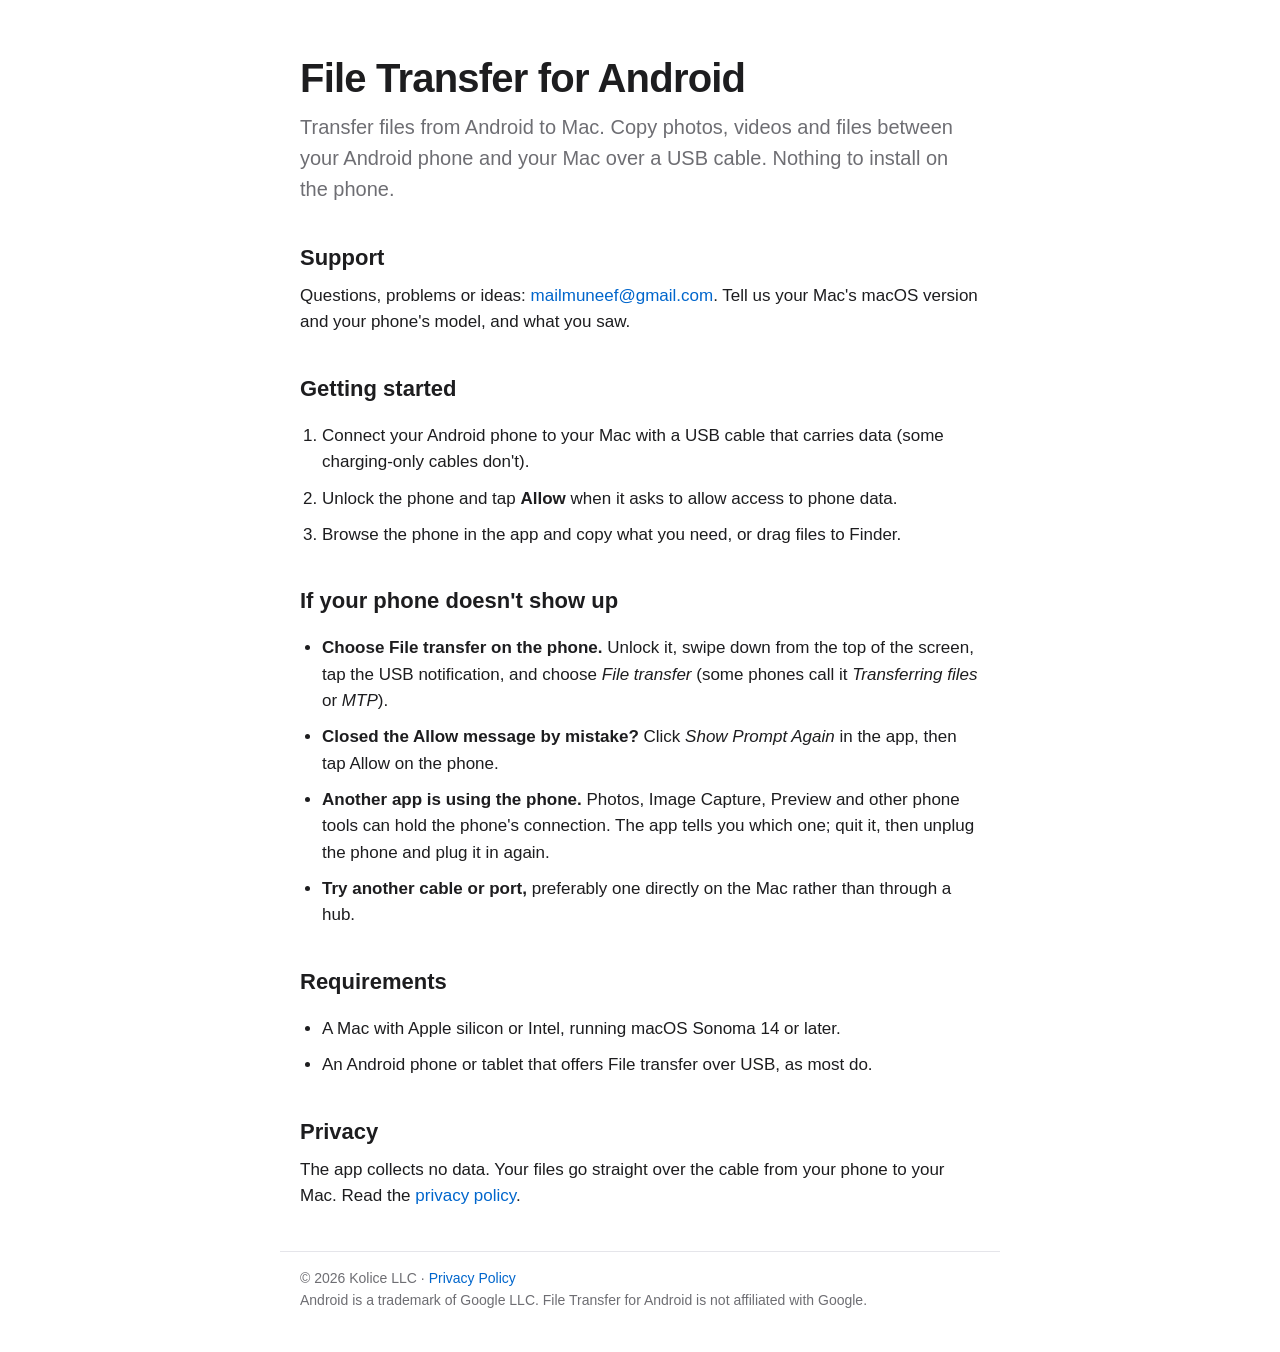
<file: index.html>
<!doctype html>
<html lang="en">
<head>
<meta charset="utf-8">
<meta name="viewport" content="width=device-width, initial-scale=1">
<title>File Transfer for Android – Transfer files from Android to Mac</title>
<meta name="description" content="Copy photos, videos and files between your Android phone and your Mac over USB. Plug in, tap Allow and browse. Nothing to install on the phone. Help and support.">
<link rel="stylesheet" href="style.css">
</head>
<body>
<main>
  <h1>File Transfer for Android</h1>
  <p class="lead">Transfer files from Android to Mac. Copy photos, videos and files between your Android phone and your Mac over a USB cable. Nothing to install on the phone.</p>

  <h2 id="support">Support</h2>
  <p>Questions, problems or ideas: <a href="mailto:mailmuneef@gmail.com?subject=File%20Transfer%20for%20Android">mailmuneef@gmail.com</a>. Tell us your Mac's macOS version and your phone's model, and what you saw.</p>

  <h2>Getting started</h2>
  <ol>
    <li>Connect your Android phone to your Mac with a USB cable that carries data (some charging-only cables don't).</li>
    <li>Unlock the phone and tap <strong>Allow</strong> when it asks to allow access to phone data.</li>
    <li>Browse the phone in the app and copy what you need, or drag files to Finder.</li>
  </ol>

  <h2>If your phone doesn't show up</h2>
  <ul>
    <li><strong>Choose File transfer on the phone.</strong> Unlock it, swipe down from the top of the screen, tap the USB notification, and choose <em>File transfer</em> (some phones call it <em>Transferring files</em> or <em>MTP</em>).</li>
    <li><strong>Closed the Allow message by mistake?</strong> Click <em>Show Prompt Again</em> in the app, then tap Allow on the phone.</li>
    <li><strong>Another app is using the phone.</strong> Photos, Image Capture, Preview and other phone tools can hold the phone's connection. The app tells you which one; quit it, then unplug the phone and plug it in again.</li>
    <li><strong>Try another cable or port,</strong> preferably one directly on the Mac rather than through a hub.</li>
  </ul>

  <h2>Requirements</h2>
  <ul>
    <li>A Mac with Apple silicon or Intel, running macOS Sonoma 14 or later.</li>
    <li>An Android phone or tablet that offers File transfer over USB, as most do.</li>
  </ul>

  <h2>Privacy</h2>
  <p>The app collects no data. Your files go straight over the cable from your phone to your Mac. Read the <a href="privacy.html">privacy policy</a>.</p>
</main>
<footer>© 2026 Kolice LLC · <a href="privacy.html">Privacy Policy</a><br>Android is a trademark of Google LLC. File Transfer for Android is not affiliated with Google.</footer>
</body>
</html>
</file>
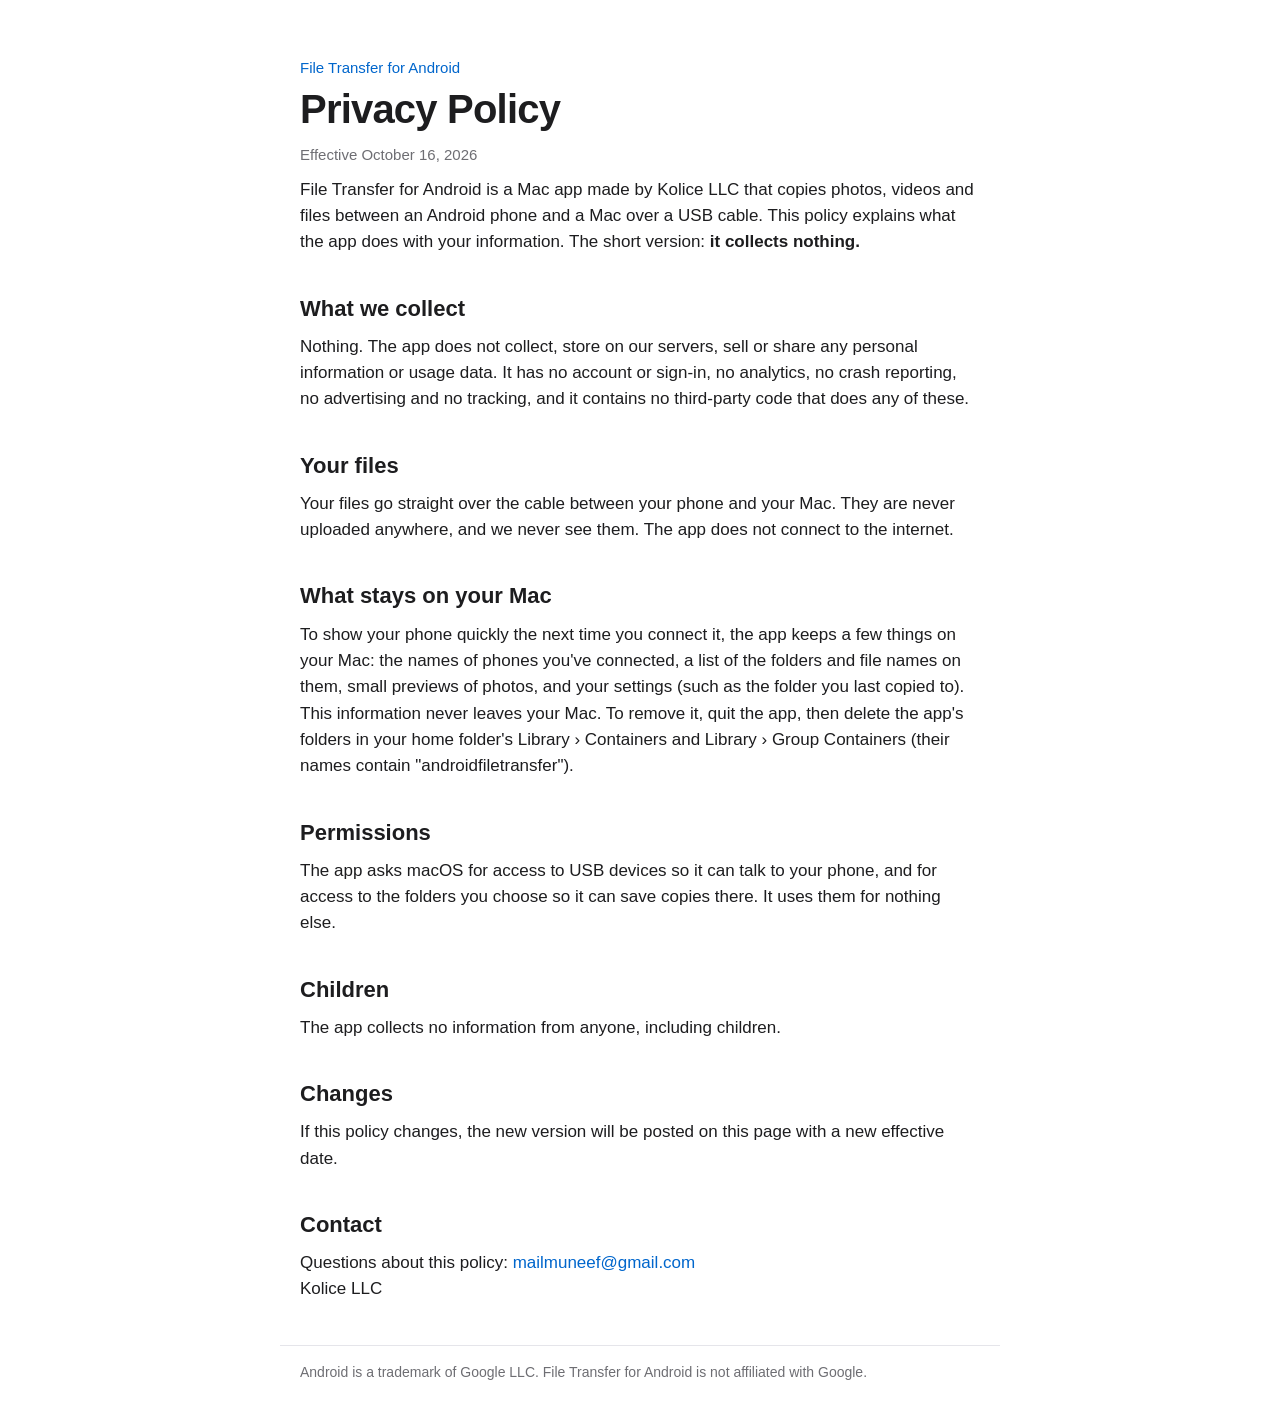
<file: privacy.html>
<!doctype html>
<html lang="en">
<head>
<meta charset="utf-8">
<meta name="viewport" content="width=device-width, initial-scale=1">
<title>Privacy Policy – File Transfer for Android</title>
<meta name="description" content="File Transfer for Android collects no data. Your files go straight over the USB cable between your Android phone and your Mac.">
<link rel="stylesheet" href="style.css">
</head>
<body>
<main>
  <p class="crumb"><a href="./">File Transfer for Android</a></p>
  <h1>Privacy Policy</h1>
  <p class="meta">Effective October 16, 2026</p>

  <p>File Transfer for Android is a Mac app made by Kolice LLC that copies photos, videos and files between an Android phone and a Mac over a USB cable. This policy explains what the app does with your information. The short version: <strong>it collects nothing.</strong></p>

  <h2>What we collect</h2>
  <p>Nothing. The app does not collect, store on our servers, sell or share any personal information or usage data. It has no account or sign-in, no analytics, no crash reporting, no advertising and no tracking, and it contains no third-party code that does any of these.</p>

  <h2>Your files</h2>
  <p>Your files go straight over the cable between your phone and your Mac. They are never uploaded anywhere, and we never see them. The app does not connect to the internet.</p>

  <h2>What stays on your Mac</h2>
  <p>To show your phone quickly the next time you connect it, the app keeps a few things on your Mac: the names of phones you've connected, a list of the folders and file names on them, small previews of photos, and your settings (such as the folder you last copied to). This information never leaves your Mac. To remove it, quit the app, then delete the app's folders in your home folder's Library › Containers and Library › Group Containers (their names contain "androidfiletransfer").</p>

  <h2>Permissions</h2>
  <p>The app asks macOS for access to USB devices so it can talk to your phone, and for access to the folders you choose so it can save copies there. It uses them for nothing else.</p>

  <h2>Children</h2>
  <p>The app collects no information from anyone, including children.</p>

  <h2>Changes</h2>
  <p>If this policy changes, the new version will be posted on this page with a new effective date.</p>

  <h2>Contact</h2>
  <p>Questions about this policy: <a href="mailto:mailmuneef@gmail.com">mailmuneef@gmail.com</a><br>Kolice LLC</p>
</main>
<footer>Android is a trademark of Google LLC. File Transfer for Android is not affiliated with Google.</footer>
</body>
</html>
</file>
<file: style.css>
:root {
  --text: #1d1d1f;
  --muted: #6e6e73;
  --link: #0066cc;
  --rule: #e5e5ea;
  --bg: #ffffff;
}
@media (prefers-color-scheme: dark) {
  :root {
    --text: #f5f5f7;
    --muted: #a1a1a6;
    --link: #4aa3ff;
    --rule: #3a3a3c;
    --bg: #1c1c1e;
  }
}
* { box-sizing: border-box; }
html { -webkit-text-size-adjust: 100%; }
body {
  margin: 0;
  background: var(--bg);
  color: var(--text);
  font: 17px/1.55 -apple-system, BlinkMacSystemFont, "SF Pro Text", "Helvetica Neue", Helvetica, Arial, sans-serif;
}
main, footer { max-width: 720px; margin: 0 auto; padding: 0 20px; }
main { padding-top: 56px; padding-bottom: 32px; }
h1 { font-size: 40px; line-height: 1.1; letter-spacing: -0.02em; margin: 0 0 12px; }
h2 { font-size: 22px; margin: 36px 0 8px; }
p, li { margin: 0 0 10px; }
ol, ul { padding-left: 22px; }
a { color: var(--link); text-decoration: none; }
a:hover { text-decoration: underline; }
.lead { font-size: 20px; color: var(--muted); }
.meta, .crumb { color: var(--muted); font-size: 15px; }
.crumb { margin-bottom: 8px; }
footer { border-top: 1px solid var(--rule); padding-top: 16px; padding-bottom: 40px; color: var(--muted); font-size: 14px; }
@media (max-width: 480px) { h1 { font-size: 32px; } main { padding-top: 32px; } }
</file>
